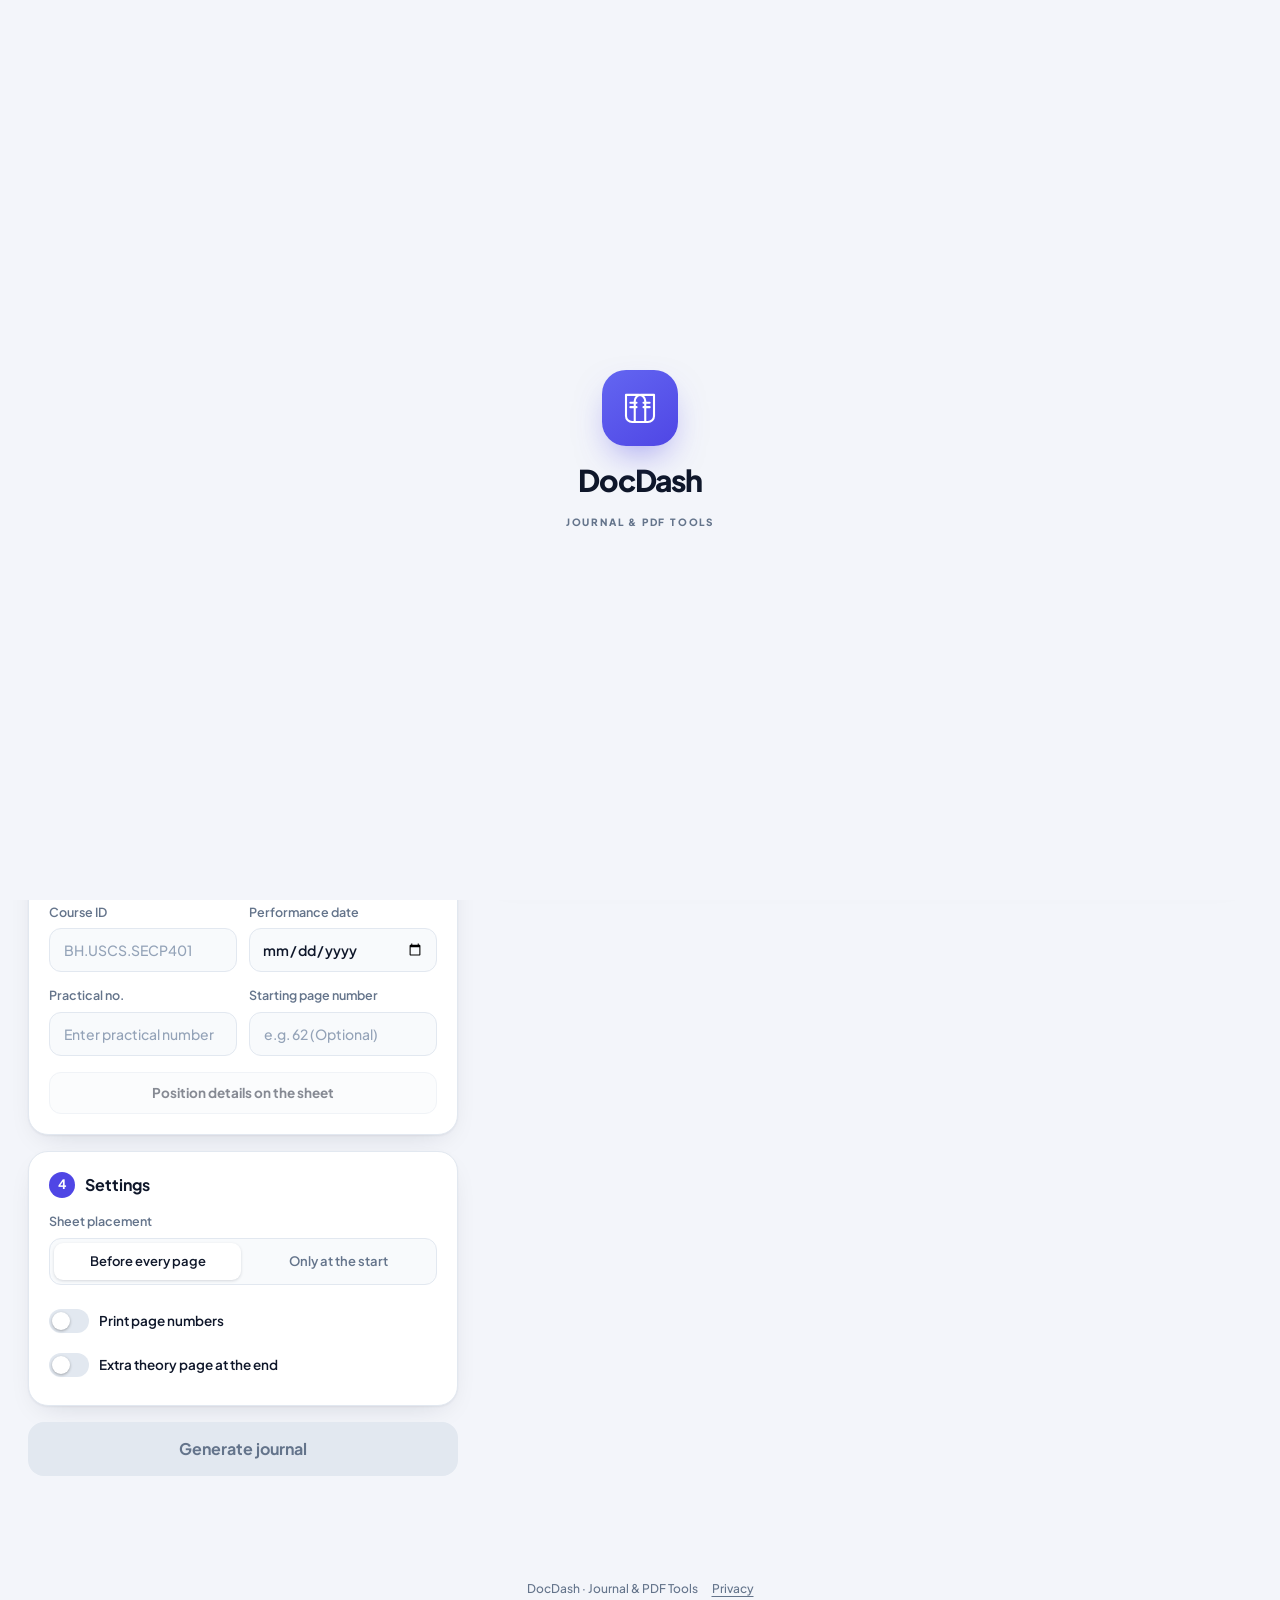
<file: index.html>
<!DOCTYPE html>
<html lang="en">
<head>
<meta charset="utf-8">
<meta name="viewport" content="width=device-width, initial-scale=1">
<title>DocDash — Journal &amp; PDF Tools</title>
<meta name="description" content="Prepare practical journals and work with PDFs in your browser. Merge, split, organize, convert and edit documents privately on your device.">
<meta name="theme-color" content="#4f46e5">
<meta property="og:type" content="website">
<meta property="og:title" content="DocDash — Journal &amp; PDF Tools">
<meta property="og:description" content="Prepare practical journals and work with PDFs in your browser. Your files stay on your device.">
<meta name="twitter:card" content="summary">
<link rel="icon" href="favicon.svg" type="image/svg+xml">
<link rel="preconnect" href="https://fonts.googleapis.com">
<link rel="preconnect" href="https://fonts.gstatic.com" crossorigin>
<link rel="stylesheet" href="https://fonts.googleapis.com/css2?family=Plus+Jakarta+Sans:wght@400;500;600;700;800&display=swap">
<link rel="stylesheet" href="css/style.css">
</head>
<body>

<div class="intro" id="intro" role="status" aria-label="DocDash is loading">
  <div class="intro-content">
    <span class="intro-mark" aria-hidden="true">
      <svg viewBox="0 0 48 48" fill="none" stroke="currentColor" stroke-width="2.4" stroke-linecap="round" stroke-linejoin="round">
        <path class="intro-book" d="M8 9h15a7 7 0 0 1 7 7v24H15a7 7 0 0 1-7-7V9Z"/>
        <path class="intro-book intro-book-right" d="M40 9H25a7 7 0 0 0-7 7v24h15a7 7 0 0 0 7-7V9Z"/>
        <path d="M13 18h7M13 23h7M28 18h7M28 23h7"/>
      </svg>
    </span>
    <strong>DocDash</strong>
    <span class="intro-tagline">JOURNAL &amp; PDF TOOLS</span>
  </div>
</div>

<header class="top">
  <a class="brand" href="#journal">
    <span class="logo" aria-hidden="true"><svg width="20" height="20" viewBox="0 0 24 24" fill="none" stroke="currentColor" stroke-width="2" stroke-linecap="round" stroke-linejoin="round"><path d="M4 4h11a3 3 0 0 1 3 3v13H7a3 3 0 0 1-3-3V4z"/><path d="M8 9h7M8 13h5"/></svg></span>
    DocDash
  </a>
  <nav class="nav" aria-label="Main">
    <a href="#journal" id="navJournal">Journal</a>
    <div class="dd">
      <button type="button" id="ddBtn" aria-haspopup="true" aria-expanded="false">Tools <svg width="12" height="12" viewBox="0 0 24 24" fill="none" stroke="currentColor" stroke-width="3"><path d="m6 9 6 6 6-6"/></svg></button>
      <div class="menu" id="ddMenu" hidden></div>
    </div>
  </nav>
</header>

<div id="v-journal" class="view">
<div class="app">
  <aside class="panel">
    <section class="step">
      <h2><b>1</b> Journal sheet</h2>
      <div class="drop" id="dropS" tabindex="0" role="button" aria-label="Attach journal sheet PDF">
        <span class="ico"><svg width="22" height="22" viewBox="0 0 24 24" fill="none" stroke="currentColor" stroke-width="2" stroke-linecap="round" stroke-linejoin="round"><path d="M12 16V4m0 0 4 4m-4-4L8 8"/><path d="M4 15v3a2 2 0 0 0 2 2h12a2 2 0 0 0 2-2v-3"/></svg></span>
        <strong>Upload journal sheet</strong>
        <small>PDF, one page</small>
      </div>
      <input type="file" id="pickS" accept="application/pdf" hidden>
      <div class="file" id="fileS" hidden></div>
    </section>

    <section class="step">
      <h2><b>2</b> Practical PDF</h2>
      <div class="drop" id="dropP" tabindex="0" role="button" aria-label="Attach practical PDF">
        <span class="ico"><svg width="22" height="22" viewBox="0 0 24 24" fill="none" stroke="currentColor" stroke-width="2" stroke-linecap="round" stroke-linejoin="round"><path d="M12 16V4m0 0 4 4m-4-4L8 8"/><path d="M4 15v3a2 2 0 0 0 2 2h12a2 2 0 0 0 2-2v-3"/></svg></span>
        <strong>Upload practical</strong>
        <small>PDF, any number of pages</small>
      </div>
      <input type="file" id="pickP" accept="application/pdf" multiple hidden>
      <ul class="files" id="files"></ul>
    </section>

    <section class="step">
      <h2><b>3</b> Details</h2>
      <div class="box">
        <div class="boxh"><span>Subject profiles</span><button class="add" id="save" type="button">+ Add subject</button></div>
        <div class="chips" id="chips"></div>
      </div>
      <div class="row">
        <div><label class="fl" for="cls">Class</label>
          <input id="cls" list="clsList" placeholder="Select or type" autocomplete="off">
          <datalist id="clsList"><option value="FYCS"><option value="SYCS"><option value="TYCS"><option value="FYBSC(IT)"><option value="SYBSC(IT)"><option value="TYBSC(IT)"><option value="FYBMS"><option value="SYBMS"><option value="TYBMS"><option value="FYBCOM"><option value="SYBCOM"><option value="TYBCOM"><option value="FYBA"><option value="SYBA"><option value="TYBA"></datalist></div>
        <div><label class="fl" for="sem">Semester</label>
          <select id="sem"><option value="" selected>Select semester</option><option>I</option><option>II</option><option>III</option><option>IV</option><option>V</option><option>VI</option></select></div>
      </div>
      <label class="fl" for="course">Course name</label>
      <input id="course" placeholder="e.g. Big Data and Acquisitions">
      <div class="row">
        <div><label class="fl" for="cid">Course ID</label><input id="cid" placeholder="BH.USCS.SECP401"></div>
        <div><label class="fl" for="date">Performance date</label><input id="date" type="date"></div>
      </div>
      <div class="row">
        <div><label class="fl" for="prac">Practical no.</label><input id="prac" inputmode="numeric" placeholder="Enter practical number"></div>
        <div><label class="fl" for="start">Starting page number</label><input id="start" inputmode="numeric" placeholder="e.g. 62 (Optional)"></div>
      </div>
      <button class="sec" id="place" type="button" disabled>Position details on the sheet</button>
    </section>

    <section class="step">
      <h2><b>4</b> Settings</h2>
      <span class="fl">Sheet placement</span>
      <div class="seg" role="group" aria-label="Sheet placement">
        <button type="button" id="pEvery" aria-pressed="true">Before every page</button>
        <button type="button" id="pOnce" aria-pressed="false">Only at the start</button>
      </div>
      <label class="sw"><input type="checkbox" id="stamp"><span></span> Print page numbers</label>
      <label class="sw"><input type="checkbox" id="theory"><span></span> Extra theory page at the end</label>
    </section>

    <button class="go" id="go" type="button" disabled>Generate journal</button>
    <p class="msg" id="msg" role="status"></p>
  </aside>

  <main class="stage">
    <div class="sh">
      <h2 class="lc"><svg width="15" height="15" viewBox="0 0 24 24" fill="none" stroke="currentColor" stroke-width="2"><path d="M2 12s4-7 10-7 10 7 10 7-4 7-10 7S2 12 2 12z"/><circle cx="12" cy="12" r="3"/></svg> Live canvas</h2>
      <span class="count" id="count"></span>
    </div>
    <div class="cb">
      <div class="empty" id="empty">
        <span class="live"><i></i> Live</span>
        <div class="big">
          <div>
            <span class="ic g"><svg width="20" height="20" viewBox="0 0 24 24" fill="none" stroke="currentColor" stroke-width="2" stroke-linecap="round" stroke-linejoin="round"><path d="M14 3H7a2 2 0 0 0-2 2v14a2 2 0 0 0 2 2h10a2 2 0 0 0 2-2V8z"/><path d="M14 3v5h5"/></svg></span>
            <b id="sGen">–</b><small>PDFs generated</small>
          </div>
          <div>
            <span class="ic a"><svg width="20" height="20" viewBox="0 0 24 24" fill="none" stroke="currentColor" stroke-width="2" stroke-linecap="round" stroke-linejoin="round"><circle cx="9" cy="8" r="3.5"/><path d="M2.5 20a6.5 6.5 0 0 1 13 0"/><path d="M16 4.5a3.5 3.5 0 0 1 0 7M18 14.5a6.5 6.5 0 0 1 3.5 5.5"/></svg></span>
            <b id="sVis">–</b><small>Students visited</small>
          </div>
        </div>
        <p class="wait">Waiting for PDF</p>
      </div>
      <div id="pages" class="pages"></div>
      <p class="more" id="more" hidden></p>
    </div>
  </main>
</div>

</div>

<div id="v-tools" class="view" hidden>
  <div class="tpage">
    <h1>Tools</h1>
    <p class="lead">Handy PDF tools for your practicals. Everything runs on your device, so your files are never uploaded.</p>
    <div id="cards"></div>
  </div>
</div>

<div id="v-tool" class="view" hidden>
  <div class="tpage" id="toolRoot"></div>
</div>

<dialog id="ed">
  <div class="edh"><h2>Position your details</h2><p>Drag each detail onto its blank. Positions are remembered for this sheet.</p></div>
  <div class="edw" id="edw"><canvas id="edc"></canvas></div>
  <div class="edf"><button type="button" class="sec" id="edReset">Reset</button><button type="button" class="go small" id="edDone">Done</button></div>
</dialog>

<footer class="site-footer">
  <span>DocDash · Journal &amp; PDF Tools</span>
  <a href="privacy.html">Privacy</a>
</footer>

<script src="vendor/pdf-lib.min.js"></script>
<script src="vendor/pdf.min.js"></script>
<script src="js/config.js"></script>
<script src="vendor/jszip.min.js"></script>
<script src="vendor/mammoth.browser.min.js"></script>
<script src="vendor/html2canvas.min.js"></script>
<script src="js/merge.js"></script>
<script src="js/app.js"></script>
<script src="js/common.js"></script>
<script src="js/pdftools.js"></script>
<script src="js/tools.js"></script>
<script src="js/intro.js"></script>
</body>
</html>
</file>
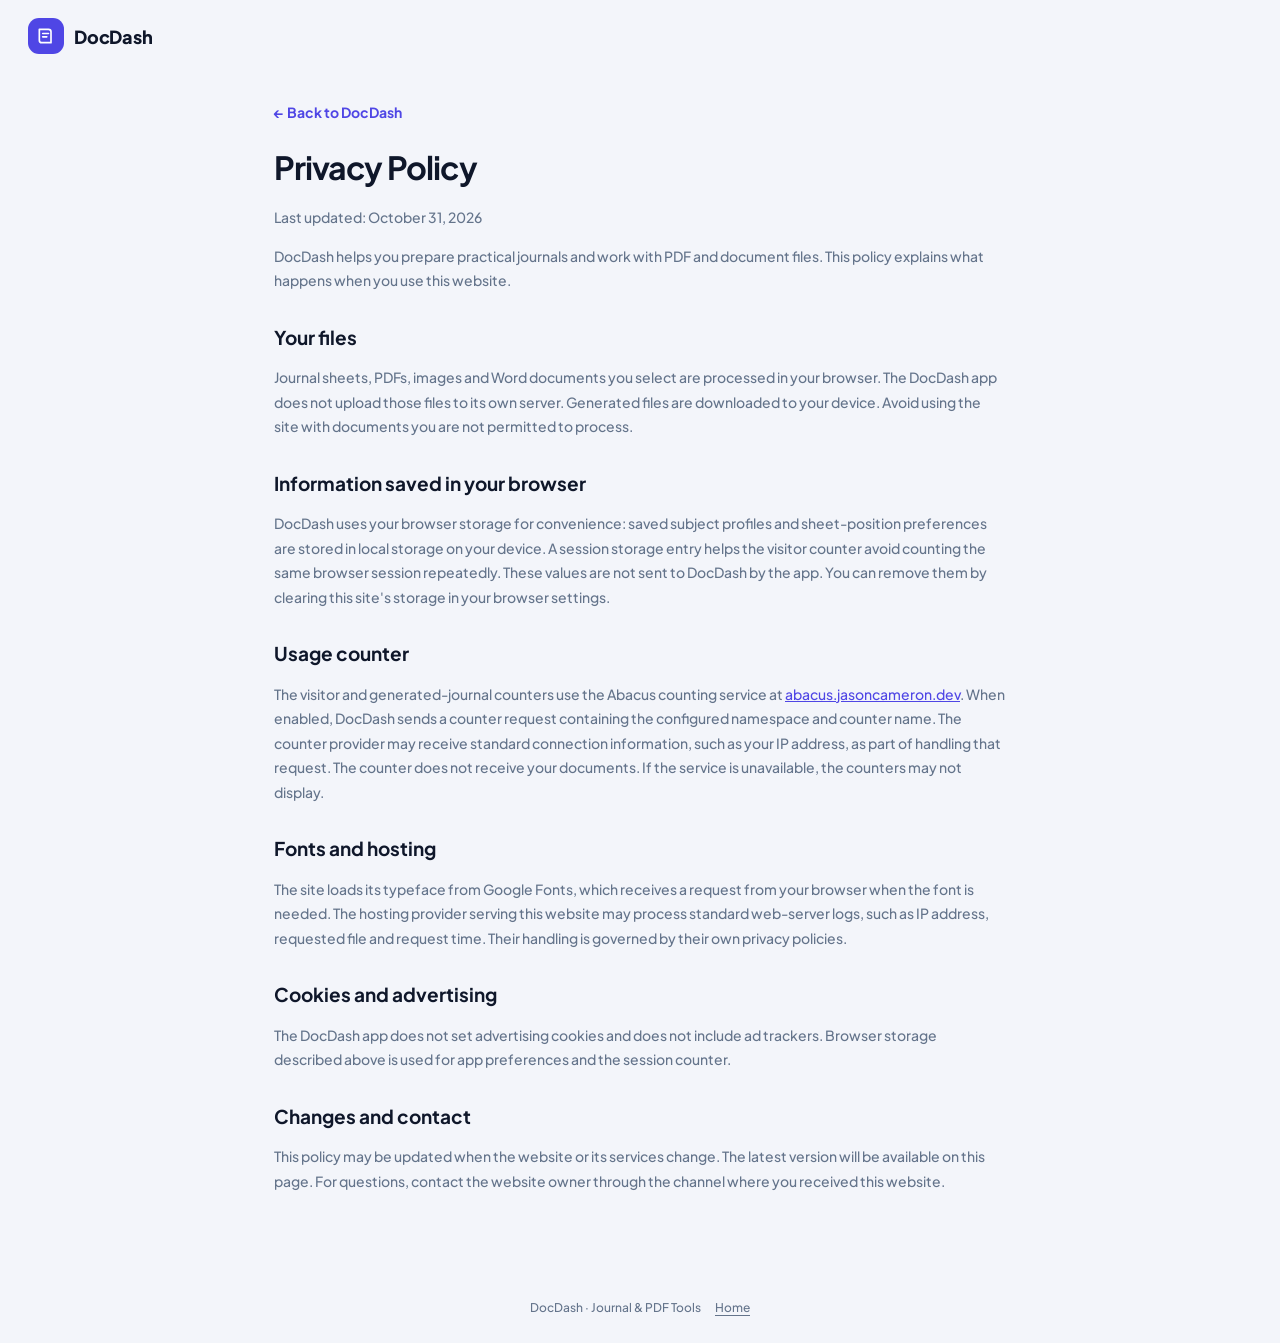
<file: privacy.html>
<!DOCTYPE html>
<html lang="en">
<head>
<meta charset="utf-8">
<meta name="viewport" content="width=device-width, initial-scale=1">
<meta name="description" content="Learn how DocDash handles files, saved preferences, usage counts and third-party services.">
<meta name="theme-color" content="#4f46e5">
<title>Privacy — DocDash</title>
<link rel="icon" href="favicon.svg" type="image/svg+xml">
<link rel="preconnect" href="https://fonts.googleapis.com">
<link rel="preconnect" href="https://fonts.gstatic.com" crossorigin>
<link rel="stylesheet" href="https://fonts.googleapis.com/css2?family=Plus+Jakarta+Sans:wght@400;500;600;700;800&display=swap">
<link rel="stylesheet" href="css/style.css">
<style>
.policy{max-width:780px;margin:0 auto;padding:24px 24px 72px}
.policy h1{margin:8px 0;font-size:32px;letter-spacing:-.03em}
.policy h2{margin:30px 0 8px;font-size:19px}
.policy p,.policy li{color:var(--mute);line-height:1.75}
.policy a{color:var(--accent)}
.policy .back{display:inline-block;margin-bottom:12px;color:var(--accent);font-weight:700;text-decoration:none}
@media(max-width:600px){.policy{padding:18px 18px 56px}.policy h1{font-size:27px}}
</style>
</head>
<body>
<header class="top">
  <a class="brand" href="index.html">
    <span class="logo" aria-hidden="true"><svg width="20" height="20" viewBox="0 0 24 24" fill="none" stroke="currentColor" stroke-width="2" stroke-linecap="round" stroke-linejoin="round"><path d="M4 4h11a3 3 0 0 1 3 3v13H7a3 3 0 0 1-3-3V4z"/><path d="M8 9h7M8 13h5"/></svg></span>
    DocDash
  </a>
</header>
<main class="policy">
  <a class="back" href="index.html">← Back to DocDash</a>
  <h1>Privacy Policy</h1>
  <p>Last updated: October 31, 2026</p>
  <p>DocDash helps you prepare practical journals and work with PDF and document files. This policy explains what happens when you use this website.</p>

  <h2>Your files</h2>
  <p>Journal sheets, PDFs, images and Word documents you select are processed in your browser. The DocDash app does not upload those files to its own server. Generated files are downloaded to your device. Avoid using the site with documents you are not permitted to process.</p>

  <h2>Information saved in your browser</h2>
  <p>DocDash uses your browser storage for convenience: saved subject profiles and sheet-position preferences are stored in local storage on your device. A session storage entry helps the visitor counter avoid counting the same browser session repeatedly. These values are not sent to DocDash by the app. You can remove them by clearing this site's storage in your browser settings.</p>

  <h2>Usage counter</h2>
  <p>The visitor and generated-journal counters use the Abacus counting service at <a href="https://abacus.jasoncameron.dev">abacus.jasoncameron.dev</a>. When enabled, DocDash sends a counter request containing the configured namespace and counter name. The counter provider may receive standard connection information, such as your IP address, as part of handling that request. The counter does not receive your documents. If the service is unavailable, the counters may not display.</p>

  <h2>Fonts and hosting</h2>
  <p>The site loads its typeface from Google Fonts, which receives a request from your browser when the font is needed. The hosting provider serving this website may process standard web-server logs, such as IP address, requested file and request time. Their handling is governed by their own privacy policies.</p>

  <h2>Cookies and advertising</h2>
  <p>The DocDash app does not set advertising cookies and does not include ad trackers. Browser storage described above is used for app preferences and the session counter.</p>

  <h2>Changes and contact</h2>
  <p>This policy may be updated when the website or its services change. The latest version will be available on this page. For questions, contact the website owner through the channel where you received this website.</p>
</main>
<footer class="site-footer">
  <span>DocDash · Journal &amp; PDF Tools</span>
  <a href="index.html">Home</a>
</footer>
</body>
</html>
</file>
<file: css/style.css>
:root{--bg:#f3f5fa;--card:#fff;--ink:#0f172a;--mute:#64748b;--line:#e2e8f0;--soft:#f8fafc;--accent:#4f46e5;--accent2:#6366f1;--onacc:#fff;--ok:#059669;--warn:#b45309;--red:#dc2626;--shadow:0 1px 2px rgba(15,23,42,.05),0 10px 30px -14px rgba(15,23,42,.18)}
.site-footer{display:flex;justify-content:center;align-items:center;gap:14px;padding:20px 16px 26px;color:var(--mute);font-size:12px}
.site-footer a{color:inherit;text-underline-offset:3px}
.site-footer a:hover{color:var(--accent)}
.intro{position:fixed;inset:0;z-index:1000;display:grid;place-items:center;background:var(--bg);transition:opacity .4s ease,visibility .4s ease}
.intro.leaving{opacity:0;visibility:hidden;pointer-events:none}
.intro-content{display:flex;flex-direction:column;align-items:center;gap:12px;animation:intro-rise .65s cubic-bezier(.2,.8,.2,1) both}
.intro-mark{display:grid;place-items:center;width:76px;height:76px;border-radius:24px;background:linear-gradient(145deg,var(--accent2),var(--accent));color:var(--onacc);box-shadow:0 16px 36px -12px rgba(79,70,229,.55);animation:intro-mark .9s ease both}
.intro-mark svg{width:42px;height:42px}
.intro-book{stroke-dasharray:100;stroke-dashoffset:100;animation:intro-draw .8s .2s ease forwards}
.intro-book-right{animation-delay:.34s}
.intro-content strong{color:var(--ink);font-size:30px;font-weight:800;letter-spacing:-.04em}
.intro-tagline{color:var(--mute);font-size:10px;font-weight:800;letter-spacing:.18em}
@keyframes intro-rise{from{opacity:0;transform:translateY(14px)}to{opacity:1;transform:translateY(0)}}
@keyframes intro-mark{0%{opacity:0;transform:scale(.72) rotate(-8deg)}70%{transform:scale(1.05) rotate(2deg)}100%{opacity:1;transform:scale(1) rotate(0)}}
@keyframes intro-draw{to{stroke-dashoffset:0}}
*{box-sizing:border-box}
body{margin:0;background:var(--bg);color:var(--ink);font:500 14px/1.5 "Plus Jakarta Sans",system-ui,sans-serif;-webkit-font-smoothing:antialiased}
button,input{font:inherit;color:inherit}
:focus-visible{outline:3px solid color-mix(in srgb,var(--accent) 55%,transparent);outline-offset:2px}

.top{display:flex;justify-content:space-between;align-items:center;max-width:1280px;margin:0 auto;padding:18px 28px}
.brand{display:flex;align-items:center;gap:10px;font-weight:800;font-size:18px;letter-spacing:-.01em}
.logo{display:grid;place-items:center;width:36px;height:36px;border-radius:11px;background:var(--accent);color:var(--onacc)}

.app{display:grid;grid-template-columns:minmax(340px,430px) minmax(0,1fr);gap:24px;max-width:1280px;margin:0 auto;padding:4px 28px 48px;align-items:start}
.panel{display:flex;flex-direction:column;gap:16px}
.step{background:var(--card);border:1px solid var(--line);border-radius:20px;padding:20px;box-shadow:var(--shadow)}
.step h2{display:flex;align-items:center;gap:10px;margin:0 0 14px;font-size:16px;font-weight:700}
.step h2 b{display:grid;place-items:center;width:26px;height:26px;border-radius:50%;background:var(--accent);color:var(--onacc);font-size:13px}

.drop{display:flex;flex-direction:column;align-items:center;gap:2px;padding:26px 14px;border:1.5px dashed var(--line);border-radius:16px;background:var(--soft);text-align:center;cursor:pointer;transition:border-color .15s,background .15s,transform .15s}
.drop:hover,.drop.over{border-color:var(--accent);background:color-mix(in srgb,var(--accent) 7%,var(--soft))}
.ico{display:grid;place-items:center;width:44px;height:44px;margin-bottom:8px;border-radius:50%;background:color-mix(in srgb,var(--accent) 14%,transparent);color:var(--accent)}
.drop strong{font-size:14px;font-weight:700}
.drop small{color:var(--mute);font-size:12.5px}

.file,.files li{display:flex;align-items:center;gap:12px;margin-top:12px;padding:12px 14px;border:1px solid var(--line);border-radius:14px;background:var(--card);list-style:none}
.files{margin:0;padding:0}
.file[hidden]{display:none}
.pdf{flex:none;display:grid;place-items:center;width:38px;height:38px;border-radius:10px;background:color-mix(in srgb,var(--red) 12%,transparent);color:var(--red);font-size:10px;font-weight:800;letter-spacing:.04em}
.fi{min-width:0;flex:1}
.fi span{display:block;overflow:hidden;text-overflow:ellipsis;white-space:nowrap;font-weight:600;font-size:13.5px}
.fi small{display:block;color:var(--mute);font-size:12px}
.fi small.warn{color:var(--warn)}
.x{flex:none;width:30px;height:30px;border:0;border-radius:50%;background:none;color:var(--mute);font-size:20px;line-height:1;cursor:pointer}
.x:hover{background:var(--soft);color:var(--red)}

.fl{display:block;margin:0 0 7px;color:var(--mute);font-size:12.5px;font-weight:600}
.seg{display:grid;grid-template-columns:1fr 1fr;gap:4px;padding:4px;border-radius:12px;background:var(--soft);border:1px solid var(--line);margin-bottom:16px}
.seg button{padding:9px 6px;border:0;border-radius:9px;background:none;color:var(--mute);font-weight:600;font-size:13px;cursor:pointer}
.seg button[aria-pressed="true"]{background:var(--card);color:var(--ink);box-shadow:0 1px 3px rgba(15,23,42,.15)}
.opts{display:grid;grid-template-columns:1fr auto;gap:14px;align-items:end}
input[type=text],input:not([type]){width:100%;height:44px;padding:0 14px;border:1px solid var(--line);border-radius:12px;background:var(--soft)}
input::placeholder{color:#94a3b8}
input:not([type]):focus{outline:none;border-color:var(--accent);box-shadow:0 0 0 4px color-mix(in srgb,var(--accent) 18%,transparent)}
.sw{display:flex;align-items:center;gap:10px;height:44px;font-weight:600;font-size:13.5px;cursor:pointer;white-space:nowrap}
.sw input{position:absolute;opacity:0}
.sw span{position:relative;width:40px;height:24px;border-radius:99px;background:var(--line);transition:background .15s}
.sw span::after{content:"";position:absolute;top:3px;left:3px;width:18px;height:18px;border-radius:50%;background:#fff;box-shadow:0 1px 3px rgba(0,0,0,.3);transition:transform .15s}
.sw input:checked+span{background:var(--accent)}
.sw input:checked+span::after{transform:translateX(16px)}
.sw input:focus-visible+span{outline:3px solid color-mix(in srgb,var(--accent) 55%,transparent);outline-offset:2px}

.go{height:54px;border:0;border-radius:16px;background:var(--accent);color:var(--onacc);font-weight:700;font-size:16px;cursor:pointer;box-shadow:0 12px 24px -12px var(--accent);transition:transform .15s,filter .15s}
.go:hover:not(:disabled){transform:translateY(-2px);filter:brightness(1.07)}
.go:disabled{background:var(--line);color:var(--mute);box-shadow:none;cursor:not-allowed}
.msg{min-height:20px;margin:0;text-align:center;font-size:13px;font-weight:600;color:var(--ok)}
.msg.err{color:var(--red)}

.stage{position:sticky;top:16px;background:var(--card);border:1px solid var(--line);border-radius:24px;box-shadow:var(--shadow);overflow:hidden}
.sh{display:flex;justify-content:space-between;align-items:center;padding:18px 24px;border-bottom:1px solid var(--line)}
.sh h2{margin:0;font-size:16px;font-weight:700}
.count{padding:4px 12px;border-radius:99px;background:var(--soft);border:1px solid var(--line);color:var(--mute);font-size:12px;font-weight:600}
.count:empty{display:none}
.count.busy{color:var(--warn)}
.cb{min-height:480px;max-height:calc(100vh - 140px);overflow:auto;padding:24px;background:var(--soft);background-image:radial-gradient(var(--line) 1px,transparent 1px);background-size:18px 18px}
.pages{display:flex;flex-direction:column;align-items:center;gap:22px}
.pg{width:100%;max-width:540px}
.pg canvas{display:block;width:100%;height:auto;background:#fff;border-radius:6px;box-shadow:0 12px 28px -12px rgba(15,23,42,.35)}
.more{margin:22px 0 0;text-align:center;color:var(--mute);font-size:12.5px;font-weight:600}

@media(max-width:920px){.app{grid-template-columns:1fr;padding:4px 16px 40px}.stage{position:static}.top{padding:16px}.cb{max-height:none}}
@media(prefers-reduced-motion:reduce){*{transition:none!important}}
@media(prefers-reduced-motion:reduce){.intro,.intro-content,.intro-mark,.intro-book{animation:none!important;transition:none!important}}

/* details form */
.row{display:grid;grid-template-columns:1fr 1fr;gap:12px;margin-top:14px}
.fl{margin-top:14px}.row .fl,.seg+.sw{margin-top:0}
select,input[type=date]{width:100%;height:44px;padding:0 12px;border:1px solid var(--line);border-radius:12px;background:var(--soft);font-weight:600}
select:focus,input[type=date]:focus{outline:none;border-color:var(--accent);box-shadow:0 0 0 4px color-mix(in srgb,var(--accent) 18%,transparent)}
.box{border:1px solid var(--line);border-radius:16px;padding:14px;margin-bottom:2px}
.boxh{display:flex;justify-content:space-between;align-items:center;margin-bottom:10px;font-weight:700;font-size:13px}
.add{border:0;background:none;color:var(--accent);font-weight:700;font-size:13px;cursor:pointer}
.chips{display:flex;flex-wrap:wrap;gap:8px}
.chips:empty::after{content:"No subjects saved yet";color:var(--mute);font-size:12.5px;font-weight:500}
.chip{height:34px;padding:0 16px;border:1px solid var(--line);border-radius:10px;background:var(--card);font-weight:700;font-size:12.5px;cursor:pointer}
.chip:hover{border-color:var(--accent);color:var(--accent)}
.sec{width:100%;height:42px;margin-top:16px;border:1px solid var(--line);border-radius:12px;background:var(--soft);font-weight:700;font-size:13.5px;cursor:pointer}
.sec:hover:not(:disabled){border-color:var(--accent);color:var(--accent)}
.sec:disabled{opacity:.5;cursor:not-allowed}
.sw+.sw{margin-top:4px}
.sw{height:40px}

/* stats + preview toolbar */
.sh{padding:12px 24px;gap:10px;flex-wrap:wrap}
.pages{display:grid;grid-template-columns:repeat(var(--cols,2),minmax(0,calc(var(--z,1)*var(--base,250px))));justify-content:center;gap:22px 18px;transition:opacity .2s}
.pages.stale{opacity:.45}
.pg{max-width:none;animation:in .35s ease both}
@keyframes in{from{opacity:0;transform:translateY(8px)}to{opacity:1;transform:none}}
.pg{text-align:center}
.skel{height:300px;border-radius:8px;background:linear-gradient(100deg,var(--line) 30%,var(--card) 50%,var(--line) 70%);background-size:200% 100%;animation:sh 1.2s linear infinite}
@keyframes sh{to{background-position:-200% 0}}

/* position editor */
dialog{width:min(780px,94vw);max-height:94vh;padding:0;border:1px solid var(--line);border-radius:20px;background:var(--card);color:var(--ink);box-shadow:0 30px 80px rgba(0,0,0,.35)}
dialog::backdrop{background:rgba(15,23,42,.55)}
.edh{padding:18px 22px 6px}.edh h2{margin:0;font-size:17px}.edh p{margin:2px 0 0;color:var(--mute);font-size:13px}
.edw{position:relative;margin:12px 22px;max-height:66vh;overflow:auto;border-radius:8px;background:#fff;box-shadow:inset 0 0 0 1px var(--line)}
.edw canvas{display:block;width:100%;height:auto}
.chipf{position:absolute;line-height:1;white-space:nowrap;font:700 12px Arial,Helvetica,sans-serif;color:#1f1f73;background:rgba(99,102,241,.14);outline:1.5px dashed #6366f1;outline-offset:2px;cursor:grab;touch-action:none;user-select:none}
.chipf:active{cursor:grabbing}
.edf{display:flex;justify-content:flex-end;gap:10px;padding:6px 22px 20px}
.edf .sec{width:auto;margin:0;padding:0 20px}
.go.small{height:42px;padding:0 28px;font-size:14px;border-radius:12px;box-shadow:none}

/* live canvas empty state */
.lc{display:flex;align-items:center;gap:10px;font-size:12px!important;font-weight:800!important;letter-spacing:.22em;text-transform:uppercase}
.cb{min-height:calc(100vh - 150px)}
.empty{display:flex;flex-direction:column;align-items:center;justify-content:center;min-height:calc(100vh - 230px);text-align:center}
.live{display:inline-flex;align-items:center;gap:8px;margin-bottom:34px;color:var(--ok);font-size:10.5px;font-weight:800;letter-spacing:.28em;text-transform:uppercase}
.live i{width:9px;height:9px;border-radius:50%;background:var(--ok);box-shadow:0 0 0 4px color-mix(in srgb,var(--ok) 20%,transparent);animation:pulse 1.8s ease-in-out infinite}
@keyframes pulse{50%{box-shadow:0 0 0 8px color-mix(in srgb,var(--ok) 0%,transparent)}}
.big{display:flex;align-items:stretch}
.big>div{display:flex;flex-direction:column;align-items:center;padding:0 clamp(28px,6vw,72px)}
.big>div+div{border-left:1px solid var(--line)}
.ic{display:grid;place-items:center;width:42px;height:42px;margin-bottom:14px;border-radius:50%}
.ic.g{background:color-mix(in srgb,var(--ok) 14%,transparent);color:var(--ok)}
.ic.a{background:color-mix(in srgb,#f59e0b 16%,transparent);color:#d97706}
.big b{font-size:clamp(40px,6vw,64px);font-weight:800;letter-spacing:-.03em;line-height:1.05;font-variant-numeric:tabular-nums}
.big small{margin-top:10px;color:var(--mute);font-size:10.5px;font-weight:800;letter-spacing:.3em;text-transform:uppercase}
.wait{width:120px;margin:44px 0 0;padding-top:16px;border-top:1px solid var(--line);color:var(--mute);font-size:10px;font-weight:800;letter-spacing:.34em;text-transform:uppercase;white-space:nowrap;display:flex;justify-content:center}
@media(prefers-reduced-motion:reduce){.live i{animation:none}}

/* ===== navigation ===== */
.brand{color:inherit;text-decoration:none}
.view[hidden]{display:none}
.nav{display:flex;align-items:center;gap:4px;padding:4px;border:1px solid var(--line);border-radius:12px;background:var(--card)}
.nav>a,.dd>button{display:flex;align-items:center;gap:6px;padding:7px 16px;border:0;border-radius:9px;background:none;color:var(--mute);font-weight:700;font-size:13.5px;text-decoration:none;cursor:pointer}
.nav>a:hover,.dd>button:hover{color:var(--ink)}
.nav>a.on,.dd>button.on{background:var(--accent);color:var(--onacc)}
.dd{position:relative}
.menu{position:absolute;right:0;top:calc(100% + 10px);z-index:30;width:min(390px,92vw);max-height:74vh;overflow:auto;padding:10px;border:1px solid var(--line);border-radius:16px;background:var(--card);box-shadow:0 24px 60px -16px rgba(15,23,42,.35)}
.menu[hidden]{display:none}
.mi{display:flex;align-items:flex-start;gap:12px;padding:9px 10px;border-radius:12px;color:inherit;text-decoration:none}
.mi:hover{background:var(--soft)}
.mi.all{padding:8px 10px;color:var(--accent);font-weight:700}
.mic{flex:none;display:grid;place-items:center;width:32px;height:32px;border-radius:9px;background:color-mix(in srgb,var(--accent) 12%,transparent);color:var(--accent)}
.mi b{display:block;font-size:13.5px}
.mi small{display:block;color:var(--mute);font-size:12px;line-height:1.35}
.mg{margin:12px 10px 4px;color:var(--mute);font-size:11px;font-weight:800;letter-spacing:.16em;text-transform:uppercase}

/* ===== tools hub ===== */
.tpage{max-width:1100px;margin:0 auto;padding:10px 28px 64px}
.tpage h1{margin:6px 0 4px;font-size:28px;font-weight:800;letter-spacing:-.02em}
.lead{margin:0 0 8px;max-width:640px;color:var(--mute)}
.gh{margin:30px 0 12px;color:var(--mute);font-size:11.5px;font-weight:800;letter-spacing:.18em;text-transform:uppercase}
.cards{display:grid;grid-template-columns:repeat(auto-fill,minmax(250px,1fr));gap:14px}
.tc{display:flex;flex-direction:column;gap:2px;padding:18px;border:1px solid var(--line);border-radius:18px;background:var(--card);box-shadow:var(--shadow);color:inherit;text-decoration:none;transition:transform .15s,border-color .15s}
.tc:hover{transform:translateY(-3px);border-color:var(--accent)}
.tic{display:grid;place-items:center;width:44px;height:44px;margin-bottom:10px;border-radius:50%;background:color-mix(in srgb,var(--accent) 12%,transparent);color:var(--accent)}
.tc b{font-size:15px}
.tc small{color:var(--mute);font-size:13px;line-height:1.45}

/* ===== single tool ===== */
.back{display:inline-block;margin:6px 0 10px;color:var(--mute);font-weight:700;text-decoration:none}
.back:hover{color:var(--accent)}
.tcard{margin-top:18px;padding:22px;border:1px solid var(--line);border-radius:20px;background:var(--card);box-shadow:var(--shadow)}
.tmsg{min-height:20px;margin:12px 0 0;color:var(--ok);font-size:13.5px;font-weight:600}
.tmsg.err{color:var(--red)}
.tnote{margin:12px 2px 0;color:var(--mute);font-size:13px}
.fbar{display:flex;align-items:center;gap:12px;margin-bottom:16px;padding:12px 14px;border:1px solid var(--line);border-radius:14px}
.fbar .btn{margin-left:auto;height:36px;padding:0 14px;font-size:13px}
.tcard .fl{display:block;margin:14px 0 6px;color:var(--mute);font-size:12.5px;font-weight:600}
.tcard .fl .opt{font-weight:500;opacity:.8}
.tcard .hint{margin:8px 0 14px;color:var(--mute);font-size:13px}
.btn{height:42px;padding:0 22px;border:0;border-radius:12px;background:var(--accent);color:var(--onacc);font-weight:700;font-size:14px;cursor:pointer;transition:filter .15s,transform .15s}
.btn:hover:not(:disabled){filter:brightness(1.08)}
.btn:disabled{background:var(--line);color:var(--mute);cursor:not-allowed}
.btn.ghost{border:1px solid var(--line);background:var(--soft);color:var(--ink)}
.btn.ghost:hover:not(:disabled){border-color:var(--accent);color:var(--accent);filter:none}
.bar{display:flex;align-items:center;justify-content:space-between;gap:12px;flex-wrap:wrap;margin-top:18px}
.bar.top{margin:0 0 14px}
.grp{display:inline-flex;align-items:center;gap:10px;flex-wrap:wrap}
.note{color:var(--mute);font-size:13.5px;font-weight:600}
.note.err{color:var(--red)}
.opts2{display:grid;grid-template-columns:repeat(auto-fit,minmax(160px,1fr));gap:14px}
.opts2 .fl{margin-top:14px}
.split{display:grid;grid-template-columns:minmax(0,340px) minmax(0,1fr);gap:22px;align-items:start}
.pvw{display:flex;justify-content:center;align-items:flex-start;min-height:280px;padding:18px;border:1px solid var(--line);border-radius:16px;background:var(--soft)}
.pvw canvas{display:block;width:100%;max-width:360px;height:auto;border-radius:4px;box-shadow:0 12px 28px -12px rgba(15,23,42,.35)}
.chk2{display:flex;align-items:center;gap:10px;height:44px;margin-top:8px;font-size:13.5px;font-weight:600}
.chk2 input{width:18px;height:18px;accent-color:var(--accent)}

/* page thumbnails */
.tgrid{display:grid;grid-template-columns:repeat(auto-fill,minmax(120px,1fr));gap:12px}
.th{position:relative;display:block;padding:8px;border:2px solid transparent;border-radius:14px;background:var(--soft);box-shadow:0 1px 3px rgba(15,23,42,.12);color:inherit;font:inherit;text-align:center;cursor:pointer}
div.th{cursor:default}
.th .rw{display:flex;align-items:center;justify-content:center;height:150px;overflow:hidden;border-radius:6px;background:#fff}
.th canvas{display:block;max-height:100%;transition:transform .2s,opacity .2s}
.th .n{display:block;margin-top:6px;color:var(--mute);font-size:12px;font-weight:700}
.th .x{position:absolute;top:12px;right:12px;display:none;place-items:center;width:24px;height:24px;border-radius:50%;background:var(--red);color:#fff;font-size:15px;font-weight:800;line-height:1}
.th.off{border-color:var(--red)}
.th.off canvas{opacity:.35}
.th.off .x,.th.sel .x{display:grid}
.th.sel{border-color:var(--accent);background:color-mix(in srgb,var(--accent) 8%,var(--soft))}
.th.sel .x{background:var(--accent)}
.rb{display:flex;justify-content:center;gap:6px;margin-top:6px}
.rb button{width:34px;height:28px;border:1px solid var(--line);border-radius:8px;background:var(--card);color:var(--ink);cursor:pointer}
.rb button:hover{border-color:var(--accent);color:var(--accent)}

/* file lists (merge, images) */
.mlist{display:flex;flex-direction:column;gap:8px;margin:0 0 16px;padding:0;list-style:none}
.mlist li{display:flex;align-items:center;gap:12px;padding:10px 12px;border:1px solid var(--line);border-radius:12px}
.idx{display:grid;place-items:center;flex:none;width:24px;height:24px;border-radius:50%;background:var(--soft);color:var(--mute);font-size:12px;font-weight:700}
.tmb{flex:none;width:44px;height:44px;border-radius:8px;background:var(--soft);object-fit:cover}
.mb{display:inline-flex;gap:4px;margin-left:auto}
.mb button{width:30px;height:30px;border:1px solid var(--line);border-radius:8px;background:var(--soft);color:var(--ink);cursor:pointer}
.mb button:hover{border-color:var(--accent);color:var(--accent)}
.mb .del:hover{border-color:var(--red);color:var(--red)}

/* progress overlay */
.busy{position:fixed;inset:0;z-index:100;display:grid;place-items:center;background:rgba(15,23,42,.45)}
.busy>div{display:flex;flex-direction:column;align-items:center;gap:14px;padding:26px 36px;border-radius:18px;background:var(--card);box-shadow:0 30px 80px rgba(0,0,0,.4);font-weight:700}
.busy p{margin:0}
.spin{width:30px;height:30px;border:3px solid var(--line);border-top-color:var(--accent);border-radius:50%;animation:spn .8s linear infinite}
@keyframes spn{to{transform:rotate(360deg)}}

/* Word to PDF (off-screen pages that get captured) */
.wd-host{position:absolute;left:-12000px;top:0;width:794px;pointer-events:none}
.wd-page{box-sizing:border-box;width:794px;padding:72px 76px;background:#fff;color:#111;font:11pt/1.5 Calibri,Carlito,Arial,sans-serif;overflow:hidden;word-wrap:break-word}
.wd-page h1{font-size:20pt}.wd-page h2{font-size:16pt}.wd-page h3{font-size:13pt}
.wd-page p{margin:0 0 .6em}
.wd-page img{max-width:100%;height:auto}
.wd-page table{width:100%;border-collapse:collapse}
.wd-page td,.wd-page th{padding:4px 7px;border:1px solid #999;vertical-align:top}

@media(max-width:820px){.split{grid-template-columns:1fr}.tpage{padding:10px 16px 56px}.nav>a,.dd>button{padding:7px 12px}}
@media(prefers-reduced-motion:reduce){.spin{animation-duration:2s}}
</file>
